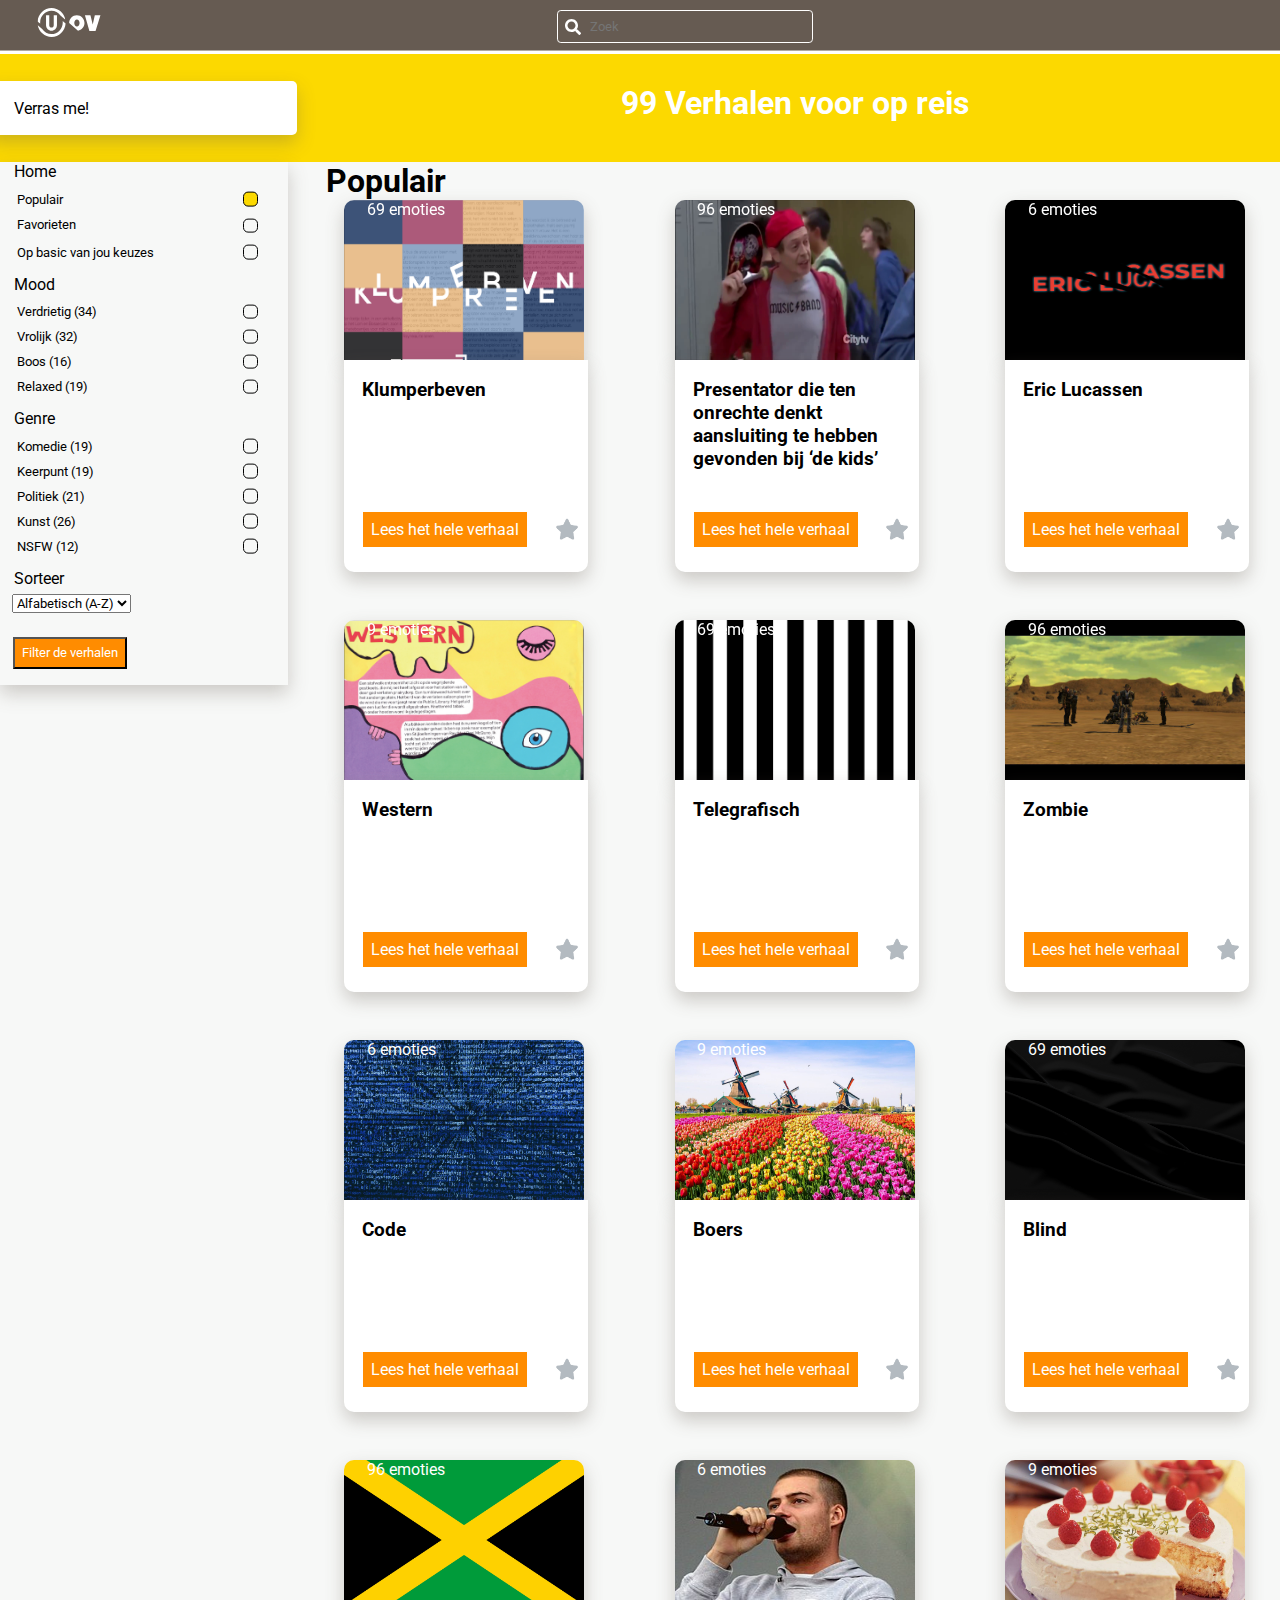
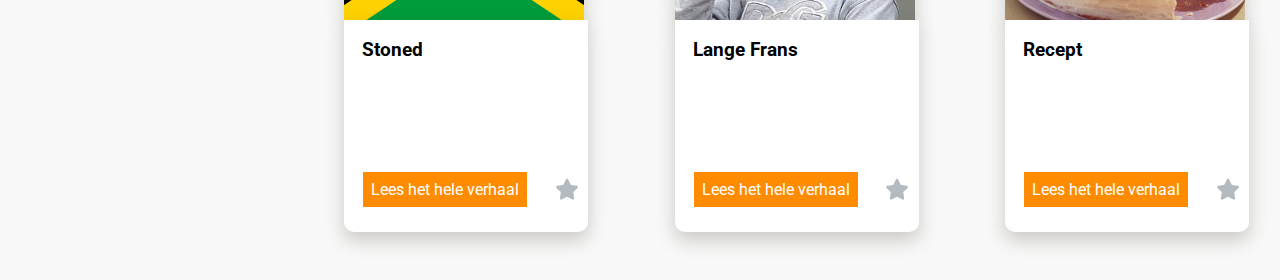
<file: index.html>
<!DOCTYPE html>
<html lang="nl">

<head>
    <meta charset="UTF-8">
    <title>99 Verhalen - Home</title>
    <link rel="stylesheet" href="Css/styleYeet.css">
    <link rel="stylesheet" href="https://use.fontawesome.com/releases/v5.5.0/css/all.css" integrity="sha384-B4dIYHKNBt8Bc12p+WXckhzcICo0wtJAoU8YZTY5qE0Id1GSseTk6S+L3BlXeVIU" crossorigin="anonymous">
    <meta name="viewport" content="width=device-width, initial-scale=1">

</head>

<body>

    <header>

        <a class="block" href="index.html">
            <img src="images/logo-uov-negative.svg" alt="Logo U-OV">
        </a>
        <h1 class="H1Mobiel">99 Verhalen voor op reis</h1>

        <form action="index2.html">
            <input type="text" name="search" placeholder="Zoek">
        </form>

        <a class="mijnuov block" href="login.html">
            <span class="far fa-user"></span>
        </a>
    </header>
    <main>
        <div>
            <button id="filterBtn">Filter de verhalen</button>

            <button id="verrasMe">Verras me!</button>
            <h1 class="H1Desktop">99 Verhalen voor op reis</h1>
        </div>
        <section>
            <form action="index2.html" name="myForm" id="filterAll">

                <fieldset class="home">
                    <legend>Home</legend>

                    <input type="radio" name="myRadios" id="Populair" checked>
                    <label for="Populair">Populair</label>

                    <input type="radio" name="myRadios" id="Favorieten">
                    <label class="Favorieten" for="Favorieten">Favorieten<p class="FadeIn2">+1</p></label>

                    <input type="radio" name="myRadios" id="Keuzes">
                    <label for="Keuzes">Op basic van jou keuzes</label>



                </fieldset>


                <fieldset class="catogorie">
                    <legend>Mood</legend>
                    <input type="checkbox" id="Verdrietig" name="Verdrietig">
                    <label for="Verdrietig">Verdrietig (34)</label>

                    <input type="checkbox" id="Vrolijk" name="Vrolijk">
                    <label for="Vrolijk">Vrolijk (32)</label>

                    <input type="checkbox" id="Boos" name="Boos">
                    <label for="Boos">Boos (16)</label>

                    <input type="checkbox" id="Relaxed" name="Relaxed">
                    <label for="Relaxed">Relaxed (19)</label>

                </fieldset>

                <fieldset class="genre">
                    <legend>Genre</legend>
                    <input type="checkbox" id="Avontuur" name="Avontuur">
                    <label for="Avontuur">Komedie (19)</label>

                    <input type="checkbox" id="Detective" name="Detective">
                    <label for="Detective">Keerpunt (19)</label>

                    <input type="checkbox" id="Griezel" name="Griezel">
                    <label for="Griezel">Politiek (21)</label>

                    <input type="checkbox" id="Natuur" name="Natuur">
                    <label for="Natuur">Kunst (26)</label>

                    <input type="checkbox" id="Reizen" name="Reizen">
                    <label for="Reizen">NSFW (12)</label>

                </fieldset>
                <fieldset class="sorteer">
                    <legend>Sorteer</legend>
                    <select>
                        <option value="">Alfabetisch (A-Z)</option>
                        <option value="">Alfabetisch (Z-A)</option>
                        <option value="">Kortste verhaal</option>
                        <option value="">Langste verhaal</option>
                    </select>
                </fieldset>

                <input type="submit" value="Filter de verhalen">
            </form>

        </section>

        <section class="secondSection">
            <h2 id="titel">Populair</h2>
            <div>
                <article>
                    <p>69 emoties</p>
                    <img src="images/verhaalKlumpereven.png" alt="Header">
                    <div class="textBox">
                        <h3>Klumperbeven</h3>
                        <p></p>
                        <p class="textVerhaal"></p>
                        <a class="leesVerder" href="verhaal.html">Lees het hele verhaal</a>
                        <img class="ster" src="images/gif/star-static.png" alt="">
                    </div>
                </article>
                <article>
                    <p>96 emoties</p>
                    <img src="images/maxresdefault.jpg" alt="Header">
                    <div class="textBox">
                        <h3>Presentator die ten onrechte denkt aansluiting te
                            hebben gevonden bij ‘de kids’</h3>
                        <p></p>

                        <p class="textVerhaal"></p>
                        <a class="leesVerder" href="verhaal.html">Lees het hele verhaal</a>
                        <img src="images/gif/star-static.png" alt="">
                    </div>
                </article>
                <article>
                    <p>6 emoties</p>
                    <img src="images/Screen%20Shot%202019-01-15%20at%2009.51.39.png" alt="Header">
                    <div class="textBox">
                        <h3>Eric Lucassen</h3>
                        <p></p>

                        <p class="textVerhaal"></p>
                        <a class="leesVerder" href="verhaal.html">Lees het hele verhaal</a>
                        <img src="images/gif/star-static.png" alt="">
                    </div>
                </article>
                <article>
                    <p>9 emoties</p>
                    <img src="images/verhaalWestern.png" alt="Header">
                    <div class="textBox">
                        <h3>Western</h3>
                        <p></p>

                        <p class="textVerhaal"></p>
                        <a class="leesVerder" href="verhaal.html">Lees het hele verhaal</a>
                        <img src="images/gif/star-static.png" alt="">
                    </div>
                </article>
                <article>
                    <p>69 emoties</p>
                    <img src="images/telegraph.png" alt="Header">
                    <div class="textBox">
                        <h3>Telegrafisch</h3>
                        <p></p>
                        <p class="textVerhaal"></p>
                        <a class="leesVerder" href="verhaal.html">Lees het hele verhaal</a>
                        <img class="ster" src="images/gif/star-static.png" alt="">
                    </div>
                </article>
                <article>
                    <p>96 emoties</p>
                    <img src="images/WL2_Switch_Screen6.0.jpg" alt="Header">
                    <div class="textBox">
                        <h3>Zombie</h3>
                        <p></p>

                        <p class="textVerhaal"></p>
                        <a class="leesVerder" href="verhaal.html">Lees het hele verhaal</a>
                        <img src="images/gif/star-static.png" alt="">
                    </div>
                </article>
                <article>
                    <p>6 emoties</p>
                    <img src="images/codeblauw.jpg" alt="Header">
                    <div class="textBox">
                        <h3>Code</h3>
                        <p></p>

                        <p class="textVerhaal"></p>
                        <a class="leesVerder" href="verhaal.html">Lees het hele verhaal</a>
                        <img src="images/gif/star-static.png" alt="">
                    </div>
                </article>
                <article>
                    <p>9 emoties</p>
                    <img src="images/tulpen-nederland_728_xl.jpg" alt="Header">
                    <div class="textBox">
                        <h3>Boers</h3>
                        <p></p>

                        <p class="textVerhaal"></p>
                        <a class="leesVerder" href="verhaal.html">Lees het hele verhaal</a>
                        <img src="images/gif/star-static.png" alt="">
                    </div>
                </article>
                <article>
                    <p>69 emoties</p>
                    <img src="images/blackx_thumbnail.jpg" alt="Header">
                    <div class="textBox">
                        <h3>Blind</h3>
                        <p></p>
                        <p class="textVerhaal"></p>
                        <a class="leesVerder" href="verhaal.html">Lees het hele verhaal</a>
                        <img class="ster" src="images/gif/star-static.png" alt="">
                    </div>
                </article>
                <article>
                    <p>96 emoties</p>
                    <img src="images/Flag_of_Jamaica.png" alt="Header">
                    <div class="textBox">
                        <h3>Stoned</h3>
                        <p></p>

                        <p class="textVerhaal"></p>
                        <a class="leesVerder" href="verhaal.html">Lees het hele verhaal</a>
                        <img src="images/gif/star-static.png" alt="">
                    </div>
                </article>
                <article>
                    <p>6 emoties</p>
                    <img src="images/266px-Lange_Frans.jpg" alt="Header">
                    <div class="textBox">
                        <h3>Lange Frans</h3>
                        <p></p>

                        <p class="textVerhaal"></p>
                        <a class="leesVerder" href="verhaal.html">Lees het hele verhaal</a>
                        <img src="images/gif/star-static.png" alt="">
                    </div>
                </article>
                <article>
                    <p>9 emoties</p>
                    <img src="images/Taart.jpg" alt="Header">
                    <div class="textBox">
                        <h3>Recept</h3>
                        <p></p>

                        <p class="textVerhaal"></p>
                        <a class="leesVerder" href="verhaal.html">Lees het hele verhaal</a>
                        <img src="images/gif/star-static.png" alt="">
                    </div>
                </article>
            </div>
        </section>

    </main>
    <script src="Script/yeet.js"></script>
</body>


</html>
</file>
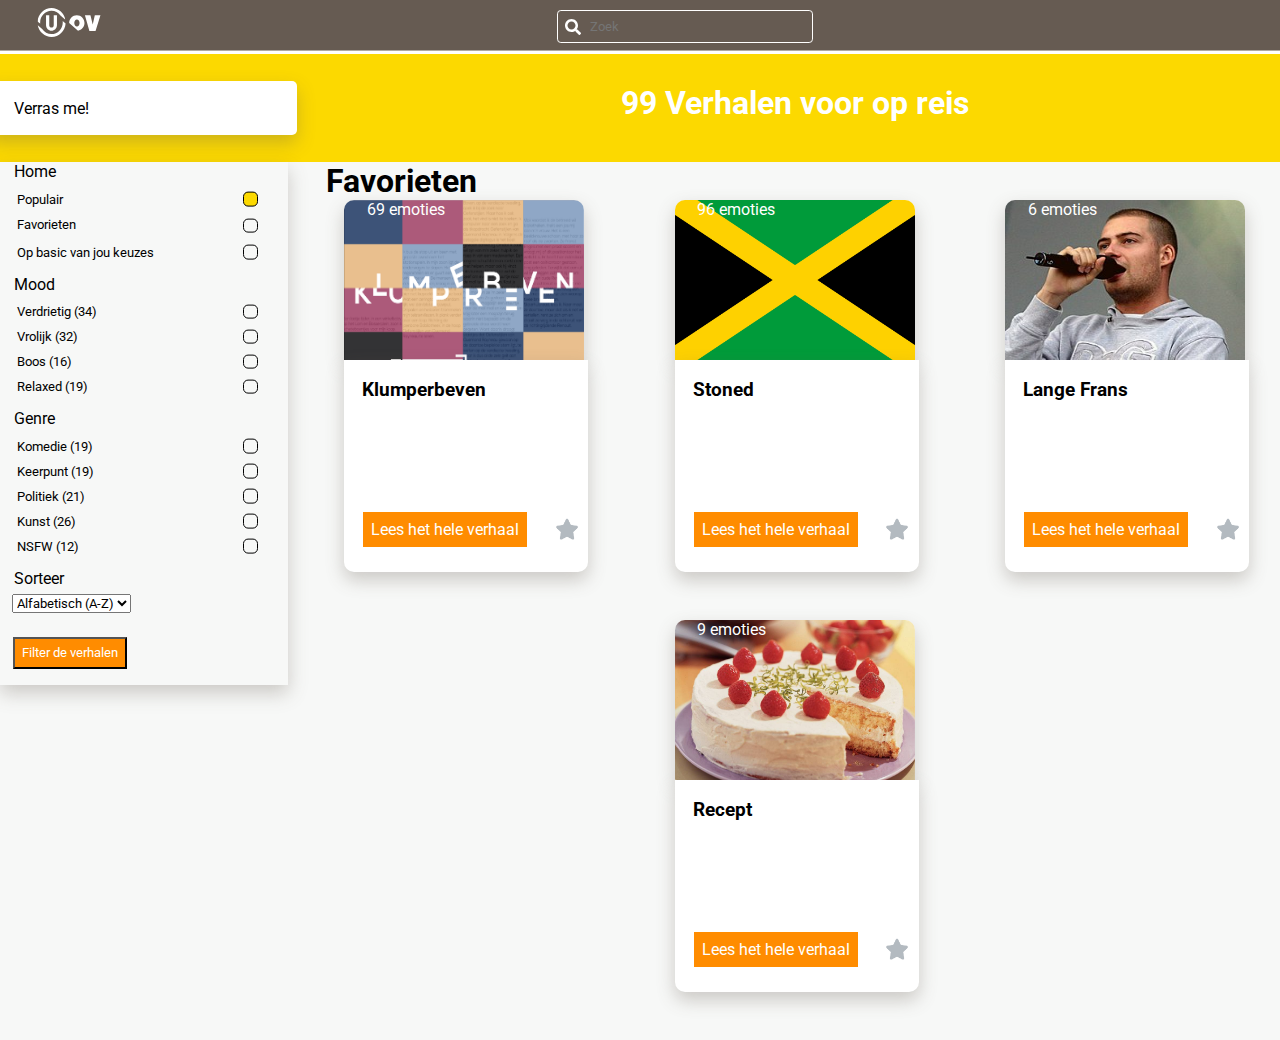
<file: index2.html>
<!DOCTYPE html>
<html lang="nl">

<head>
    <meta charset="UTF-8">
    <title>99 Verhalen - Home</title>
    <link rel="stylesheet" href="Css/styleYeet.css">
    <link rel="stylesheet" href="https://use.fontawesome.com/releases/v5.5.0/css/all.css" integrity="sha384-B4dIYHKNBt8Bc12p+WXckhzcICo0wtJAoU8YZTY5qE0Id1GSseTk6S+L3BlXeVIU" crossorigin="anonymous">
    <meta name="viewport" content="width=device-width, initial-scale=1">

</head>

<body>

    <header>

        <a class="block" href="index.html">
            <img src="images/logo-uov-negative.svg" alt="Logo U-OV">
        </a>
        <h1 class="H1Mobiel">99 Verhalen voor op reis</h1>

        <form>
            <input type="text" name="search" placeholder="Zoek">
        </form>

        <a class="mijnuov block" href="login.html">
            <span class="far fa-user"></span>
        </a>
    </header>
    <main>
        <div>
            <button id="filterBtn">Filter de verhalen</button>

            <button id="verrasMe">Verras me!</button>
            <h1 class="H1Desktop">99 Verhalen voor op reis</h1>
        </div>
        <section>
            <form action="index2.html" name="myForm" id="filterAll">

                <fieldset class="home">
                    <legend>Home</legend>

                    <input type="radio" name="myRadios" id="Populair" checked>
                    <label for="Populair">Populair</label>

                    <input type="radio" name="myRadios" id="Favorieten">
                    <label class="Favorieten" for="Favorieten">Favorieten<p class="FadeIn2">+1</p></label>

                    <input type="radio" name="myRadios" id="Keuzes">
                    <label for="Keuzes">Op basic van jou keuzes</label>



                </fieldset>


                <fieldset class="catogorie">
                    <legend>Mood</legend>
                    <input type="checkbox" id="Verdrietig" name="Verdrietig">
                    <label for="Verdrietig">Verdrietig (34)</label>

                    <input type="checkbox" id="Vrolijk" name="Vrolijk">
                    <label for="Vrolijk">Vrolijk (32)</label>

                    <input type="checkbox" id="Boos" name="Boos">
                    <label for="Boos">Boos (16)</label>

                    <input type="checkbox" id="Relaxed" name="Relaxed">
                    <label for="Relaxed">Relaxed (19)</label>

                </fieldset>

                <fieldset class="genre">
                    <legend>Genre</legend>
                    <input type="checkbox" id="Avontuur" name="Avontuur">
                    <label for="Avontuur">Komedie (19)</label>

                    <input type="checkbox" id="Detective" name="Detective">
                    <label for="Detective">Keerpunt (19)</label>

                    <input type="checkbox" id="Griezel" name="Griezel">
                    <label for="Griezel">Politiek (21)</label>

                    <input type="checkbox" id="Natuur" name="Natuur">
                    <label for="Natuur">Kunst (26)</label>

                    <input type="checkbox" id="Reizen" name="Reizen">
                    <label for="Reizen">NSFW (12)</label>

                </fieldset>
                <fieldset class="sorteer">
                    <legend>Sorteer</legend>
                    <select>
                        <option value="">Alfabetisch (A-Z)</option>
                        <option value="">Alfabetisch (Z-A)</option>
                        <option value="">Kortste verhaal</option>
                        <option value="">Langste verhaal</option>
                    </select>
                </fieldset>

                <input type="submit" value="Filter de verhalen">
            </form>

        </section>


        <section class="secondSection">
            <h2 id="titel">Favorieten</h2>
            <div>
                <article>
                    <p>69 emoties</p>
                    <img src="images/verhaalKlumpereven.png" alt="Header">
                    <div class="textBox">
                        <h3>Klumperbeven</h3>
                        <p></p>
                        <p class="textVerhaal"></p>
                        <a class="leesVerder" href="verhaal.html">Lees het hele verhaal</a>
                        <img class="ster" src="images/gif/star-static.png" alt="">
                    </div>
                </article>
                <article>
                    <p>96 emoties</p>
                    <img src="images/Flag_of_Jamaica.png" alt="Header">
                    <div class="textBox">
                        <h3>Stoned</h3>
                        <p></p>

                        <p class="textVerhaal"></p>
                        <a class="leesVerder" href="verhaal.html">Lees het hele verhaal</a>
                        <img src="images/gif/star-static.png" alt="">
                    </div>
                </article>
                <article>
                    <p>6 emoties</p>
                    <img src="images/266px-Lange_Frans.jpg" alt="Header">
                    <div class="textBox">
                        <h3>Lange Frans</h3>
                        <p></p>

                        <p class="textVerhaal"></p>
                        <a class="leesVerder" href="verhaal.html">Lees het hele verhaal</a>
                        <img src="images/gif/star-static.png" alt="">
                    </div>
                </article>
                <article>
                    <p>9 emoties</p>
                    <img src="images/Taart.jpg" alt="Header">
                    <div class="textBox">
                        <h3>Recept</h3>
                        <p></p>

                        <p class="textVerhaal"></p>
                        <a class="leesVerder" href="verhaal.html">Lees het hele verhaal</a>
                        <img src="images/gif/star-static.png" alt="">
                    </div>
                </article>
            </div>
        </section>

    </main>
    <script src="Script/yeet.js"></script>
</body>


</html>
</file>
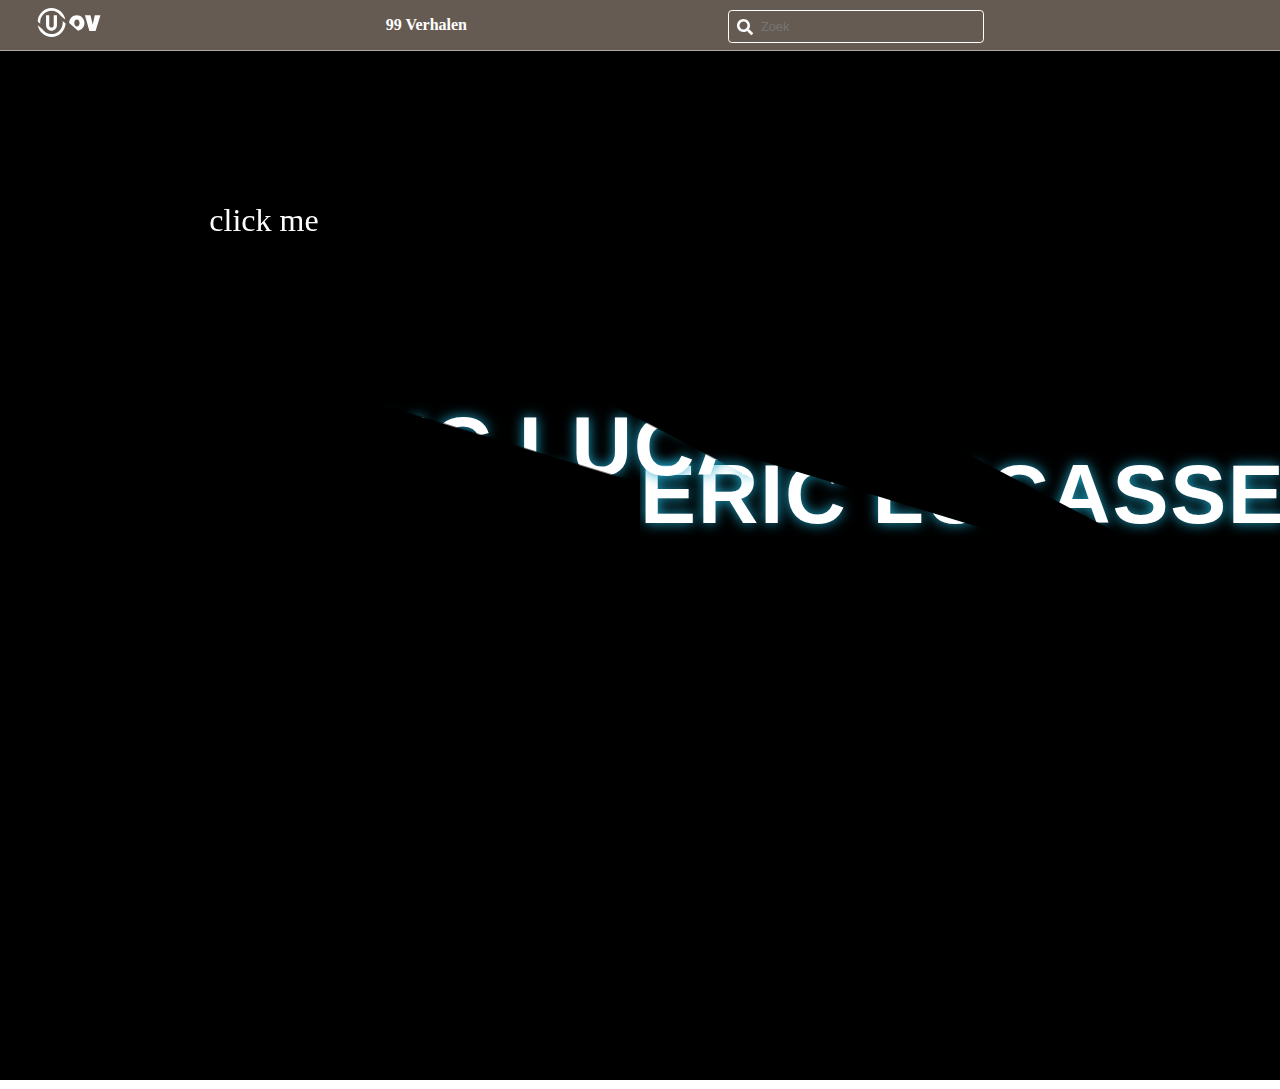
<file: verhaal.html>
<!DOCTYPE html>
<html lang="nl">

<head>
    <meta charset="UTF-8">
    <title id="verhaal">99 Verhalen - Eric Lucassen</title>
    <link rel="stylesheet" href="Css/styleYeetVerhaal.css">
    <link rel="stylesheet" href="https://use.fontawesome.com/releases/v5.5.0/css/all.css" integrity="sha384-B4dIYHKNBt8Bc12p+WXckhzcICo0wtJAoU8YZTY5qE0Id1GSseTk6S+L3BlXeVIU" crossorigin="anonymous">
    <meta name="viewport" content="width=device-width, initial-scale=1">

</head>

<body>

    <header>

        <a class="block" href="index.html">
            <img src="images/logo-uov-negative.svg" alt="Logo U-OV">
        </a>

        <h1>99 Verhalen</h1>

        <form>
            <input type="text" name="search" placeholder="Zoek">
        </form>

        <a class="mijnuov block" href="logIn.html">
            <span class="far fa-user"></span>
        </a>

    </header>
    <main class="verhaalMain">
        <div id="titelContainer">
            <h1 data-text="Eric Lucassen"><span>Eric Lucassen</span></h1>
        </div>

        <div id="verhaalContainer">
            <div class="eersteRegels">
                <div id="container">
                    <div class="alinea content">
                        click me
                    </div>
                </div>
            </div>

            <div class="tweedeRegels">
                <div id="container">
                    <div class="alinea content">
                    </div>
                </div>
            </div>
            <div class="derdeRegels">
                <div id="container">
                    <div class="alinea content">
                    </div>
                </div>
            </div>

            <div class="vierdeRegels">
                <div id="container">
                    <div class="alinea content">
                    </div>
                </div>
            </div>
        </div>
        <div class="smileyContainer">
            <!--       smileys gebruikt van facebook-->
            <img class="smiley" src="images/gif/heart.gif" alt="heart">
            <img class="smiley" src="images/gif/grappig.gif" alt="funny">
            <img class="smiley" src="images/gif/wow.gif" alt="wow">
            <img class="smiley" src="images/gif/verdrietig.gif" alt="sad">
            <img class="smiley" src="images/gif/boos.gif" alt="angry">
            <button class="smileyBtn showBtn">Geef je mening</button>
        </div>


    </main>
    <footer>

    </footer>
    <script src="Script/VerhaalYEET.js"></script>
</body>

</html>
</file>
<file: Css/styleYeet.css>
@import url('https://fonts.googleapis.com/css?family=Roboto');

* {
    margin: 0;
    font-family: 'Roboto', sans-serif;
}

#titel {
    margin-left: 0.5em;
    font-size: 2em;
}

.FadeIn {
    display: inline;
    color: darkorange;
    margin-left: 2em;
    font-size: 1.2em;
    opacity: 0;
}

.fadeInRightBig {

    -webkit-animation: roll-in-blurred-left 0.65s cubic-bezier(0.230, 1.000, 0.320, 1.000) both;
    animation: roll-in-blurred-left 0.65s cubic-bezier(0.230, 1.000, 0.320, 1.000) both;
    -webkit-animation-delay: 1.5s;
    animation-delay: 1.5s;
    animation: fade-out 2.5s both;
    animation-delay: 5s;

}

@-webkit-keyframes fade-out {
    from {
        opacity: 100
    }

    to {
        0
    }
}

//* ----------------------------------------------
* Generated by Animista on 2019-1-30 10:29:7 * w: http: //animista.net, t: @cssanimista
* ---------------------------------------------- */

/**
 * ----------------------------------------
 * animation roll-in-blurred-left
 * ----------------------------------------
 */
@-webkit-keyframes roll-in-blurred-left {
    0% {
        -webkit-transform: translateX(-1000px) rotate(-720deg);
        transform: translateX(-1000px) rotate(-720deg);
        -webkit-filter: blur(50px);
        filter: blur(50px);
        opacity: 0;
    }

    100% {
        -webkit-transform: translateX(0) rotate(0deg);
        transform: translateX(0) rotate(0deg);
        -webkit-filter: blur(0);
        filter: blur(0);
        opacity: 1;
    }
}

@-webkit-keyframes roll-in-blurred-left {
    0% {
        -webkit-transform: translateX(-1000px) rotate(-720deg);
        transform: translateX(-1000px) rotate(-720deg);
        -webkit-filter: blur(50px);
        filter: blur(50px);
        opacity: 0;
    }

    100% {
        -webkit-transform: translateX(0) rotate(0deg);
        transform: translateX(0) rotate(0deg);
        -webkit-filter: blur(0);
        filter: blur(0);
        opacity: 1;
    }
}

@keyframes roll-in-blurred-left {
    0% {
        -webkit-transform: translateX(-1000px) rotate(-720deg);
        transform: translateX(-1000px) rotate(-720deg);
        -webkit-filter: blur(50px);
        filter: blur(50px);
        opacity: 0;
    }

    100% {
        -webkit-transform: translateX(0) rotate(0deg);
        transform: translateX(0) rotate(0deg);
        -webkit-filter: blur(0);
        filter: blur(0);
        opacity: 1;
    }
}





header {
    display: -webkit-box;
    display: -ms-flexbox;
    display: flex;
    -webkit-box-pack: justify;
    -ms-flex-pack: justify;
    justify-content: space-between;
    position: fixed;
    -webkit-box-align: center;
    -ms-flex-align: center;
    align-items: center;
    top: 0;
    left: 0;
    right: 0;
    height: 6vh;
    background-color: #675c53;
    border-bottom: 1px solid #afa9a2;
    padding-left: 1vw;
    padding-right: 1vw;
    z-index: 100;
}

header div {
    display: -webkit-box;
    display: -ms-flexbox;
    display: flex;
}

header a {
    -ms-flex-item-align: center;
    align-self: center;
    padding-top: 5em;
}

.H1Mobiel {}

.H1Desktop {
    display: none;
}

header a img {
    -ms-flex-item-align: center;
    align-self: center;
    width: 5em;
    height: 2.2em;
    padding: 1em;
}

header a span {
    font-size: 1.8rem;
    display: inline;
}

h1 {
    text-align: center;
    font-size: 1.2em;
    color: White;
    -ms-flex-item-align: center;
    align-self: center;
}

body header {
    background-color: rgb(102, 91, 82);
    width: 100vw;
    height: 3.1em;
    display: -webkit-box;
    display: -ms-flexbox;
    display: flex;
    -webkit-box-pack: justify;
    -ms-flex-pack: justify;
    justify-content: space-between;
    position: fixed;
    z-index: 100;
}

body header a:first-of-type {
    padding: 0;
    margin: 0;
}

body header a img {
    height: 1.8em;
    margin-left: 0em;
    -ms-flex-item-align: center;
    align-self: center;
}

.block {
    -ms-flex-item-align: center;
    align-self: center;
}

body header h1 {
    color: white;
    font-size: 1em;
    text-align: center;
    -ms-flex-item-align: center;
    align-self: center;
}

body header form input {
    width: 20vw;
    max-width: 45vw;
    -webkit-box-sizing: border-box;
    box-sizing: border-box;
    border: 0;
    outline: 0;
    border: 0.5px solid white;
    border-radius: 0.3em;
    font-size: 0.8rem;
    background: transparent;
    background-size: 1rem;
    background-position: 0.6em 0.6em;
    background-repeat: no-repeat;
    background-image: url('..//images/search-solid.svg');
    padding: 0.625em 1.25em 0.625em 2.5em;
    -webkit-transition: width 0.4s ease-in-out;
    transition: width 0.4s ease-in-out;
    margin-top: 0.3em;

}

body header form input:focus {
    width: 50vw;
    color: white;
    text-decoration: underline
}

.mijnuov {
    padding: 0;
    text-decoration: none;
    color: white;
    -ms-flex-item-align: center;
    align-self: center;
    font-size: 1.5rem;
    margin-right: 1em;
    margin-left: 1em;
}

.item {
    -ms-flex-item-align: center;
    align-self: center;
}

main section input[type="submit"] {
    text-decoration: none;
    color: white;
    background-color: darkorange;
    padding: 0.5em;
    margin-top: 1em;
    -ms-flex-item-align: center;
    align-self: center;
    margin-left: 1em;
}

/*Filters en Sortern*/
main section form fieldset {
    background: rgb(252, 217, 0);
    border: none;
}

main section form fieldset input[type="radio"] {
    display: none;
}

main section form fieldset input[type="checkbox"] {
    display: none;
}

main section form fieldset label {
    padding: 10px;
    background: transparent;
    display: -webkit-box;
    display: -ms-flexbox;
    display: flex;
    -webkit-box-orient: horizontal;
    -webkit-box-direction: normal;
    -ms-flex-direction: row;
    flex-direction: row;
    width: 70vw;
    position: relative;
    padding: 5px;
    color: dimgrey;
}

main section form fieldset label::after {
    content: "";
    width: 1em;
    height: 1em;
    background-color: transparent;
    margin: 0 0 0 1em;
    display: inline-block;
    border-radius: 5px;
    border: 2px solid white;
    position: absolute;
    right: 20px;
    top: 50%;
    -webkit-transform: translateY(-50%);
    transform: translateY(-50%);
}

main section form fieldset [type=checkbox]:checked + label::after {
    background-color: darkorange;
}

main section form fieldset [type=radio]:checked + label::after {
    background-color: rgb(252, 217, 0);
}


main {
    margin-top: 6vh;
    background-color: rgb(247, 248, 247);
    height: 100vh;
}

main div:first-child {
    background-color: rgb(252, 217, 0);
    padding: 0px 0px 5vw 0vw;
}

#filterBtn {
    position: relative;
    height: 3em;
    text-decoration: none;
    border: none;
    width: 95vw;
    margin: 0px 0px 3vw 0px;
    padding: 2vw;
    border-radius: 0px 0px 5px 0px;
    -webkit-box-shadow: 0 8px 18px 0 rgba(103, 92, 83, .3);
    box-shadow: 0 8px 18px 0 rgba(103, 92, 83, .3);
    background-color: #fff;
    color: #000;
    text-align: left;
    font-size: 1em;
    z-index: 1;
}

#verrasMe {
    position: relative;
    height: 3em;
    text-decoration: none;
    border: none;
    width: 95vw;
    margin: 0px 0px 0vw 0px;
    padding: 2vw;
    border-radius: 0px;
    border-top-right-radius: 5px;
    border-bottom-right-radius: 5px;
    -webkit-box-shadow: 0 8px 18px 0 rgba(103, 92, 83, .3);
    box-shadow: 0 8px 18px 0 rgba(103, 92, 83, .3);
    background-color: #fff;
    color: #000;
    text-align: left;
    font-size: 1em;
    z-index: 1;
}

#filterAll {
    -webkit-transition: margin-top 500ms;
    transition: margin-top 500ms;
    background: rgb(252, 217, 0);
    margin-top: -100vh;
    width: 100vw;
    height: 90vh;
    z-index: 99;
    border: none;
}

.form * {
    z-index: 0;
}

#filterAll.show {
    margin-top: 0vw;
}

.secondSection {
    margin-top: 8vh;
}



.secondSection div {
    display: -webkit-box;
    display: -ms-flexbox;
    display: flex;
    -ms-flex-wrap: wrap;
    flex-wrap: wrap;
    -webkit-box-pack: center;
    -ms-flex-pack: center;
    justify-content: space-between;
}

.secondSection div article img {
    position: absolute;
    border-radius: 10px;
    -webkit-box-shadow: none;
    box-shadow: none;
    overflow: hidden;
    width: 20em;
    height: 20em;
    display: block;
    left: 5vw;
}

.textBox {
    display: block;
    position: relative;
    width: 18em;
    margin-left: 10vw;
    margin-top: 55vw;
    margin-bottom: 10vh;
    padding: 2vh;
    background: hsla(0, 0%, 100%, .89);
    border-radius: 10px;
    -webkit-box-shadow: 0 8px 18px 0 rgba(103, 92, 83, .3);
    box-shadow: 0 8px 18px 0 rgba(103, 92, 83, .3);
}

.textBox img {
    position: relative !important;
    width: 3em !important;
    height: 3em !important;
    margin-right: 2em;
}

article div h3 {
    font-size: 1.2em;
    width: 100%;
    display: block;
}

article p:first-of-type {
    display: block;
    position: absolute;
    z-index: 100;
    color: white;
    padding-left: 2em;
}

.textBox a:first-of-type {
    text-decoration: none;
    color: white;
    background-color: darkorange;
    padding: 0.5em;
    margin-top: 1em;
    -ms-flex-item-align: center;
    align-self: center;
}

.textVerhaal {
    display: none;
    height: 20em;
}

.secondSection span {
    margin-left: 1em;
    font-size: 2em;
    margin-top: 0.6em;
}

.inlogTitel {
    -webkit-box-sizing: border-box;
    box-sizing: border-box;
    padding: 1em;
    position: absolute;
    width: 100vw;
    height: 30vh;
    background-color: #fcd900;
    color: black;
    z-index: 0;
    margin: 0;
    top: 1em;
    font-size: 3em;
}

.loginForm {
    display: -webkit-box;
    display: -ms-flexbox;
    display: flex;
    -webkit-box-orient: horizontal;
    -webkit-box-direction: normal;
    -ms-flex-flow: row wrap;
    flex-flow: row wrap;
    -webkit-box-pack: center;
    -ms-flex-pack: center;
    justify-content: center;
    z-index: 2;
    margin-top: 11em;
}

.loginForm article {
    display: -webkit-box;
    display: -ms-flexbox;
    display: flex;
    -webkit-box-orient: vertical;
    -webkit-box-direction: normal;
    -ms-flex-flow: column;
    flex-flow: column;
    -ms-flex-item-align: center;
    align-self: center;
    padding: 2em;
    border-radius: 0.8em;
    z-index: 1;
}


.loginForm article:first-of-type {
    -webkit-box-shadow: 0em 0.5em 1em 0em rgba(136, 136, 136, 0.3);
    box-shadow: 0em 0.5em 1em 0em rgba(136, 136, 136, 0.3);
    z-index: 2;
    background-color: white;
    width: 15em;
    height: 15em;
}

.loginForm article:last-of-type {
    border-top-left-radius: 0em;
    border-top-right-radius: 0em;
    -webkit-box-shadow: 0em 0.5em 1em 0em rgba(136, 136, 136, 0.3);
    box-shadow: 0em 0.5em 1em 0em rgba(136, 136, 136, 0.3);
    background-color: rgb(247, 248, 247);
    z-index: 1;
}

.loginForm div:last-child {
    -ms-flex-item-align: center;
    align-self: center;
    padding: 1em;
    border-bottom-right-radius: 0.5em;
    border-top-right-radius: 0.5em;
    display: none;
    z-index: 2;
}

.loginForm article form {
    display: -webkit-box;
    display: -ms-flexbox;
    display: flex;
    -webkit-box-orient: vertical;
    -webkit-box-direction: normal;
    -ms-flex-flow: column;
    flex-flow: column;
    -ms-flex-item-align: center;
    align-self: center;
}

.loginForm article a:first-of-type {
    position: relative;
}

.loginForm article input[type="submit"] {
    width: 15em;
    text-align: center;
    padding: 0em;
    padding-top: 0.8em;
    padding-bottom: 0.8em;
    border: 1px solid #e7772b;
    border-radius: 0.5em;
    background-color: #e7772b;
    -webkit-box-shadow: 0 8px 18px 0 rgba(231, 119, 43, .3);
    box-shadow: 0 8px 18px 0 rgba(231, 119, 43, .3);
    color: white;
}

.loginForm article input[type="submit"]:hover {
    background-color: #db7128;
}

.loginForm article input[value="Registeren"] {
    -webkit-box-shadow: 0 8px 18px 0 rgba(103, 92, 83, .3);
    box-shadow: 0 8px 18px 0 rgba(103, 92, 83, .3);
    background-color: #675c53;
    border: 1px solid #675c53;
}

.loginForm article input[value="Registeren"]:hover {
    background-color: #463f38;

}

.loginForm input {
    border: none;
    background-size: 1rem;
    background-position: 10px 10px;
    background-repeat: no-repeat;
    padding: 10px 20px 10px 40px;
    width: 90%;
    -webkit-box-sizing: border-box;
    box-sizing: border-box;
    border: 0;
    outline: 0;
    border-bottom: 1px solid orange;
    border-radius: 4px;
    border-bottom-left-radius: 0px;
    border-bottom-right-radius: 0px;
    font-size: 0.8rem;
    background: transparent;
    background-size: 1rem;
    background-position: 10px 10px;
    background-repeat: no-repeat;
    padding: 10px 20px 10px 40px;
    -webkit-transition: width 0.5s;
    /* Safari */
    transition: width 0.5s;
    margin-right: 1em;
    margin-bottom: 1em;
}

.loginForm article form input[type="email"] {
    background-image: url("..//images/at-solid.svg");
}

.loginForm article form input[type="password"] {
    background-image: url("..//images/lock-solid.svg");
}

.loginForm input:focus {
    color: dimgrey;
    border-bottom: 3px solid orange;
}

.loginForm input:valid {
    color: dimgrey;
    border-bottom: 3px solid lightgreen;
}

footer {
    background-color: black;
    position: relative;
}

footer button {
    display: block;
    padding: 0;
    border: none;
    background: none;
    background: white;
    width: 100px;
    height: 100px;
    border-radius: 50%;
    font-size: 1em;
    color: black;
    line-height: 1em;
    text-align: center;
    -webkit-box-shadow: 0 8px 18px 0 rgba(255, 255, 255, 0.3);
    box-shadow: 0 8px 18px 0 rgba(255, 255, 255, 0.3);
    margin: auto;
    position: relative;
    z-index: 2;

}

footer img {
    width: 5em;
    height: 5em;
    position: absolute;
    bottom: 0%;
    left: 43%;
    -webkit-transition: all 2s;
    transition: all 2s;
    opacity: 0;
}


footer img.show {
    width: 5em;
    height: 5em;
    position: absolute;
    bottom: 10%;
    left: 20%;
    opacity: 100;

}

footer img[alt="funny"].show {
    bottom: 85%;
    left: 25%;
    width: 5em;
    height: 5em;
}

footer img[alt="wow"].show {
    bottom: 105%;
    left: 42%;
    width: 3.8em;
    height: 3.8em;
}

footer img[alt="sad"].show {
    bottom: 85%;
    left: 60%;
    width: 5em;
    height: 5em;
}

footer img[alt="angry"].show {
    bottom: 10%;
    left: 65%;
    width: 5em;
    height: 5em;
}

footer img[alt="angry"].chosen {
    margin: 0;

    left: 40%;
    bottom: 10%;
    z-index: 3;
    opacity: 100;
    -webkit-transform: scale(2.2, 2.2);
    transform: scale(2.2, 2.2);
}

footer img:hover {
    -webkit-transform: scale(1.4, 1.4);
    transform: scale(1.4, 1.4);
}

@media only screen and (min-width: 32em) {
    #titel {
        margin-left: 0.8em;
    }

    article p:first-of-type {
        padding-left: 3em;
    }

    .textBox img {
        display: inline-block !important;
        position: relative;
        bottom: 0 !important;
        right: 0 !important;
        width: 3em !important;
        height: 3em !important;
        margin-right: 0em;
        margin-top: 1em;
        border-radius: 0px !important;
        -webkit-box-shadow: none !important;
        box-shadow: none !important;
    }

    footer img {

        left: 48%;
    }

    footer img[alt="angry"].chosen {
        left: 45%;
    }

    footer img.show {
        left: 30%;
    }

    footer img[alt="funny"].show {
        left: 35%;

    }

    footer img[alt="wow"].show {
        left: 44%;

    }

    footer img[alt="sad"].show {
        left: 55%;

    }

    footer img[alt="angry"].show {
        left: 60%;

    }


    .loginForm article:last-of-type {
        border-top-right-radius: 0.5em;
        border-bottom-left-radius: 0em;
    }


    .secondSection div {
        display: -webkit-box;
        display: -ms-flexbox;
        display: flex;
        -ms-flex-wrap: wrap;
        flex-wrap: wrap;
        -webkit-box-pack: start;
        -ms-flex-pack: start;
        justify-content: flex-start;
    }

    /*Filters en Sortern*/

    main div:first-child {
        display: -webkit-box;
        display: -ms-flexbox;
        display: flex;
        -ms-flex-pack: distribute;
        justify-content: space-around;
    }

    main section form fieldset {
        background: rgb(252, 217, 0);
        width: 40vw;
        display: inline-block;
    }

    main section form fieldset:last-of-type {
        display: block;
    }



    main section form fieldset label {
        width: 30vw;
    }

    article div h3 {
        margin: 0;
    }

    .textBox {
        width: 45vw;
        height: 26vh;
        margin: 0;
        margin-bottom: 5vh;
        left: 35vw;
        margin-right: 20vw;
        border-bottom-left-radius: 0px;
        border-top-left-radius: 0px;
    }

    .secondSection div article img {
        width: 30vw;
        height: 30vh;
        border-bottom-right-radius: 0px;
        border-top-right-radius: 0px;
        -webkit-box-shadow: 0 8px 18px 0 rgba(103, 92, 83, .3);
        box-shadow: 0 8px 18px 0 rgba(103, 92, 83, .3);
    }

    .ster {
        width: 1em;
        height: 1em;
    }

    .textVerhaal {
        display: block;
        overflow: hidden;
        max-height: 6em;
    }

    header form input {
        width: 25vw;
        max-width: 40vw;
    }

    #filterBtn {
        width: 40vw;
        margin-left: 3vw;
        margin-bottom: 0vh;
        padding-left: 0vw;
        padding-right: 0vw;
        padding-top: 2vw;
        padding-bottom: 2vw;
        border-top-left-radius: 5px;
        border-bottom-left-radius: 5px;
        border-bottom-right-radius: 5px;
        border-top-right-radius: 5px;
        text-align: center;
    }

    #verrasMe {
        width: 40vw;
        margin-left: 3vw;
        margin-bottom: 0vh;
        padding-left: 0vw;
        padding-right: 0vw;
        padding-top: 2vw;
        padding-bottom: 2vw;
        border-top-left-radius: 5px;
        border-bottom-left-radius: 5px;
        border-bottom-right-radius: 5px;
        border-top-right-radius: 5px;
        text-align: center;
        -webkit-transition: width 0.4s ease-in-out;
        transition: width 0.4s ease-in-out;
    }
}

@media only screen and (min-width: 50em) {
    .textBox img {
        display: inline-block !important;
        position: relative !important;
        -ms-flex-item-align: center !important;
        align-self: center !important;
        right: 0 !important;
        width: 2.4em !important;
        height: 2.4em !important;
        margin: 0 !important;
        margin-top: 1em !important;
        margin-right: 0.1em !important;
        border-radius: 0px !important;
        -webkit-box-shadow: none !important;
        box-shadow: none !important;
    }

    footer img.show {
        left: 35%;
    }

    footer img[alt="funny"].show {
        left: 40%;
    }

    footer img[alt="wow"].show {
        left: 47%;
    }

    footer img[alt="sad"].show {
        left: 54%;
    }

    footer img[alt="angry"].show {
        left: 58%;
    }

    footer img[alt="angry"].chosen {
        left: 47%;
    }

    .loginForm div:last-child {
        -ms-flex-item-align: center;
        align-self: center;
        padding: 1em;
        border-bottom-right-radius: 0.5em;
        border-top-right-radius: 0.5em;
        display: block;
    }

    h3 {
        font-size: 2em;
    }

    .secondSection div {
        display: -webkit-box;
        display: -ms-flexbox;
        display: flex;
        -ms-flex-pack: distribute;
        justify-content: space-around;
    }

    .textBox {
        margin: 0;
        left: 0vw;
        position: relative;
        margin-left: 2vw;
        margin-bottom: 3em;
        width: 13em;
        height: 11em;
        -webkit-box-shadow: 0 8px 18px 0 rgba(103, 92, 83, .3);
        box-shadow: 0 8px 18px 0 rgba(103, 92, 83, .3);
        border-radius: 10px;
        background: white;
        position: relative;
        border-top-left-radius: 0px;
        border-top-right-radius: 0px;
    }

    .textBox span {
        position: absolute;
        right: 0;
    }

    .secondSection div article img {
        left: 2vw;
        position: relative;
        height: 10em;
        width: 15em;
        border-top-left-radius: 10px;
        border-top-right-radius: 10px;
        border-bottom-left-radius: 0px;
        border-bottom-right-radius: 0px;
    }
}

@media only screen and (min-width: 62em) {
    .FadeIn2 {
        display: inline;
        color: darkorange;
        margin-left: 2em;
        font-size: 1.2em;
        opacity: 0;
    }

    .fadeInRightBig {

        -webkit-animation: roll-in-blurred-left 0.65s cubic-bezier(0.230, 1.000, 0.320, 1.000) both;
        animation: roll-in-blurred-left 0.65s cubic-bezier(0.230, 1.000, 0.320, 1.000) both;
        -webkit-animation-delay: 1.5s;
        animation-delay: 1.5s;
        animation: fade-out 2.5s both;
        animation-delay: 5s;

    }

    @-webkit-keyframes fade-out {
        from {
            opacity: 100
        }

        to {
            0
        }
    }

    //* ----------------------------------------------
    * Generated by Animista on 2019-1-30 10:29:7 * w: http: //animista.net, t: @cssanimista
    * ---------------------------------------------- */

    /**
 * ----------------------------------------
 * animation roll-in-blurred-left
 * ----------------------------------------
 */
    @-webkit-keyframes roll-in-blurred-left {
        0% {
            -webkit-transform: translateX(-1000px) rotate(-720deg);
            transform: translateX(-1000px) rotate(-720deg);
            -webkit-filter: blur(50px);
            filter: blur(50px);
            opacity: 0;
        }

        100% {
            -webkit-transform: translateX(0) rotate(0deg);
            transform: translateX(0) rotate(0deg);
            -webkit-filter: blur(0);
            filter: blur(0);
            opacity: 1;
        }
    }

    @-webkit-keyframes roll-in-blurred-left {
        0% {
            -webkit-transform: translateX(-1000px) rotate(-720deg);
            transform: translateX(-1000px) rotate(-720deg);
            -webkit-filter: blur(50px);
            filter: blur(50px);
            opacity: 0;
        }

        100% {
            -webkit-transform: translateX(0) rotate(0deg);
            transform: translateX(0) rotate(0deg);
            -webkit-filter: blur(0);
            filter: blur(0);
            opacity: 1;
        }
    }

    @keyframes roll-in-blurred-left {
        0% {
            -webkit-transform: translateX(-1000px) rotate(-720deg);
            transform: translateX(-1000px) rotate(-720deg);
            -webkit-filter: blur(50px);
            filter: blur(50px);
            opacity: 0;
        }

        100% {
            -webkit-transform: translateX(0) rotate(0deg);
            transform: translateX(0) rotate(0deg);
            -webkit-filter: blur(0);
            filter: blur(0);
            opacity: 1;
        }
    }


    #titel {
        margin-left: 1.2em;
    }

    .H1Mobiel {
        display: none;
    }

    .H1Desktop {
        display: inline;
        font-size: 2em;
        margin-left: 25vw;
        width: 15em;
        -ms-flex-item-align: center;
        align-self: center;
    }

    .textBox img {
        display: block !important;
        position: relative;
        bottom: 0 !important;
        width: 1.5em !important;
        height: 1.5em !important;
        margin: 0 !important;
        margin-top: 1em !important;
        margin-right: 1em !important;
        border-radius: 0px !important;
        -webkit-box-shadow: none !important;
        box-shadow: none !important;
    }


    main div:first-child {
        display: block;
    }


    /*    filters*/
    #filterAll {
        width: 18em;
        position: absolute;
        background: transparent;
        display: block;
        margin-top: 0vh;
        -webkit-box-shadow: 0 8px 18px 0 rgba(103, 92, 83, .3);
        box-shadow: 0 8px 18px 0 rgba(103, 92, 83, .3);
        height: auto;
        padding-bottom: 1em;
    }

    main section form fieldset {
        background: transparent;
        width: auto;
        border: none;
    }

    main section form fieldset label {
        background: transparent;
        width: 20em;
        color: black;
        font-size: 0.8em;
    }

    main section form fieldset label::after {
        background-color: transparent;
        border: 1px solid black;

    }

    main div:first-child {
        background-color: rgb(252, 217, 0);
        padding: 3vh;
    }

    #filterBtn {
        display: none;
    }

    #verrasMe {
        padding: 0px 0px 0px 2vw;
        margin-left: -3vw;
        width: 19.3em;
        height: 6vh;
        text-align: left;
    }

    main {
        margin-top: 6vh;
        height: auto;
    }

    main .secondSection {
        margin-left: 18em;
        margin-top: 0;
        background-color: rgb(247, 248, 247);
    }
}


/*verhaal*/
.headerVerhaal {
    background-color: black;
    border: none;
}

.verhaalMain {
    background-color: black;
    height: auto;
    padding-bottom: 20vh;
}



#titelContainer {
    display: -webkit-box;
    display: -ms-flexbox;
    display: flex;
    -webkit-box-pack: center;
    -ms-flex-pack: center;
    justify-content: center;
    -webkit-box-align: center;
    -ms-flex-align: center;
    align-items: center;
    height: 101vh;
    background-color: #000;
    overflow: hidden;
    margin-top: -1vh;
}

.verhaalMain h1 {
    position: relative;
    font-family: 'Montserrat', Arial, sans-serif;
    font-size: calc(20px + 5vw);
    font-weight: 700;
    color: #fff;
    letter-spacing: 0.02em;
    text-transform: uppercase;
    text-shadow: 0 0 0.15em #1da9cc;
    -webkit-user-select: none;
    -moz-user-select: none;
    -ms-user-select: none;
    user-select: none;
    white-space: nowrap;
    -webkit-filter: blur(0.007em);
    filter: blur(0.007em);
    -webkit-animation: shake 2.5s linear forwards;
    animation: shake 2.5s linear forwards;
}

.verhaalMain h1 span {
    position: absolute;
    top: 0;
    left: 0;
    -webkit-transform: translate(-50%, -50%);
    transform: translate(-50%, -50%);
    -webkit-clip-path: polygon(10% 0%, 44% 0%, 70% 100%, 55% 100%);
    clip-path: polygon(10% 0%, 44% 0%, 70% 100%, 55% 100%);
}

.verhaalMain h1::before,
.verhaalMain h1::after {
    content: attr(data-text);
    position: absolute;
    top: 0;
    left: 0;
}

.verhaalMain h1::before {
    -webkit-animation: crack1 2.5s linear forwards;
    animation: crack1 2.5s linear forwards;
    -webkit-clip-path: polygon(0% 0%, 10% 0%, 55% 100%, 0% 100%);
    clip-path: polygon(0% 0%, 10% 0%, 55% 100%, 0% 100%);
}

.verhaalMain h1::after {
    -webkit-animation: crack2 2.5s linear forwards;
    animation: crack2 2.5s linear forwards;
    -webkit-clip-path: polygon(44% 0%, 100% 0%, 100% 100%, 70% 100%);
    clip-path: polygon(44% 0%, 100% 0%, 100% 100%, 70% 100%);
}

@-webkit-keyframes shake {

    5%,
    15%,
    25%,
    35%,
    55%,
    65%,
    75%,
    95% {
        -webkit-filter: blur(0.018em);
        filter: blur(0.018em);
        -webkit-transform: translateY(0.018em) rotate(0deg);
        transform: translateY(0.018em) rotate(0deg);
    }

    10%,
    30%,
    40%,
    50%,
    70%,
    80%,
    90% {
        -webkit-filter: blur(0.01em);
        filter: blur(0.01em);
        -webkit-transform: translateY(-0.018em) rotate(0deg);
        transform: translateY(-0.018em) rotate(0deg);
    }

    20%,
    60% {
        -webkit-filter: blur(0.03em);
        filter: blur(0.03em);
        -webkit-transform: translate(-0.018em, 0.018em) rotate(0deg);
        transform: translate(-0.018em, 0.018em) rotate(0deg);
    }

    45%,
    85% {
        -webkit-filter: blur(0.03em);
        filter: blur(0.03em);
        -webkit-transform: translate(0.018em, -0.018em) rotate(0deg);
        transform: translate(0.018em, -0.018em) rotate(0deg);
    }

    100% {
        -webkit-filter: blur(0.007em);
        filter: blur(0.007em);
        -webkit-transform: translate(0) rotate(-0.5deg);
        transform: translate(0) rotate(-0.5deg);
        color: red;

    }
}

@keyframes shake {

    5%,
    15%,
    25%,
    35%,
    55%,
    65%,
    75%,
    95% {
        -webkit-filter: blur(0.018em);
        filter: blur(0.018em);
        -webkit-transform: translateY(0.018em) rotate(0deg);
        transform: translateY(0.018em) rotate(0deg);
    }

    10%,
    30%,
    40%,
    50%,
    70%,
    80%,
    90% {
        -webkit-filter: blur(0.01em);
        filter: blur(0.01em);
        -webkit-transform: translateY(-0.018em) rotate(0deg);
        transform: translateY(-0.018em) rotate(0deg);
    }

    20%,
    60% {
        -webkit-filter: blur(0.03em);
        filter: blur(0.03em);
        -webkit-transform: translate(-0.018em, 0.018em) rotate(0deg);
        transform: translate(-0.018em, 0.018em) rotate(0deg);
    }

    45%,
    85% {
        -webkit-filter: blur(0.03em);
        filter: blur(0.03em);
        -webkit-transform: translate(0.018em, -0.018em) rotate(0deg);
        transform: translate(0.018em, -0.018em) rotate(0deg);
    }

    100% {
        -webkit-filter: blur(0.007em);
        filter: blur(0.007em);
        -webkit-transform: translate(0) rotate(-0.5deg);
        transform: translate(0) rotate(-0.5deg);
        color: red;

    }
}

@-webkit-keyframes shake2 {
    from {
        -webkit-transform: translate(0) rotate(0.0deg);
        transform: translate(0) rotate(0.0deg);
        font-size: 3rem;
        color: white;
    }

    to {
        -webkit-transform: translate(0) rotate(-0.5deg);
        transform: translate(0) rotate(-0.5deg);
        font-size: 1.8rem;
        color: red;

    }
}

@keyframes shake2 {
    from {
        -webkit-transform: translate(0) rotate(0.0deg);
        transform: translate(0) rotate(0.0deg);
        font-size: 3rem;
        color: white;
    }

    to {
        -webkit-transform: translate(0) rotate(-0.5deg);
        transform: translate(0) rotate(-0.5deg);
        font-size: 1.8rem;
        color: red;

    }
}

@-webkit-keyframes crack1 {

    0%,
    95% {
        -webkit-transform: translate(-50%, -50%);
        transform: translate(-50%, -50%);
    }

    100% {
        -webkit-transform: translate(-51%, -30%);
        transform: translate(-51%, -30%);
        color: red;

    }
}

@keyframes crack1 {

    0%,
    95% {
        -webkit-transform: translate(-50%, -50%);
        transform: translate(-50%, -50%);
    }

    100% {
        -webkit-transform: translate(-51%, -30%);
        transform: translate(-51%, -30%);
        color: red;

    }
}

@-webkit-keyframes crack2 {

    0%,
    95% {
        -webkit-transform: translate(-50%, -50%);
        transform: translate(-50%, -50%);
    }

    100% {
        -webkit-transform: translate(-55%, -80%);
        transform: translate(-55%, -80%);
        color: red;

    }
}

@keyframes crack2 {

    0%,
    95% {
        -webkit-transform: translate(-50%, -50%);
        transform: translate(-50%, -50%);
    }

    100% {
        -webkit-transform: translate(-55%, -80%);
        transform: translate(-55%, -80%);
        color: red;

    }
}

@-webkit-keyframes fade-in {
    from {
        opacity: 0;
        -webkit-transform: scale(.7, .7);
        transform: scale(.7, .7)
    }

    to {
        opacity: 1;
    }
}

@keyframes fade-in {
    from {
        opacity: 0;
        -webkit-transform: scale(.7, .7);
        transform: scale(.7, .7)
    }

    to {
        opacity: 1;
    }
}

@-webkit-keyframes fade-in1 {
    from {
        opacity: 0;
    }

    0%,
    95% {
        -webkit-transform: rotate(0deg);
        transform: rotate(0deg);
    }

    100% {
        -webkit-transform: rotate(-10deg);
        transform: rotate(-10deg);
        opacity: 100;
    }

}

@keyframes fade-in1 {
    from {
        opacity: 0;
    }

    0%,
    95% {
        -webkit-transform: rotate(0deg);
        transform: rotate(0deg);
    }

    100% {
        -webkit-transform: rotate(-10deg);
        transform: rotate(-10deg);
        opacity: 100;
    }

}

@-webkit-keyframes fade-in2 {
    from {
        opacity: 0;
    }

    0%,
    95% {
        -webkit-transform: rotate(0deg);
        transform: rotate(0deg);
    }

    100% {
        -webkit-transform: rotate(10deg);
        transform: rotate(10deg);
        opacity: 100;
    }

}

@keyframes fade-in2 {
    from {
        opacity: 0;
    }

    0%,
    95% {
        -webkit-transform: rotate(0deg);
        transform: rotate(0deg);
    }

    100% {
        -webkit-transform: rotate(10deg);
        transform: rotate(10deg);
        opacity: 100;
    }

}

@-webkit-keyframes rotate10deg {

    0%,
    95% {
        -webkit-transform: rotate(0deg);
        transform: rotate(0deg);

    }

    100% {
        -webkit-transform: rotate(10deg);
        transform: rotate(10deg);
    }
}

@keyframes rotate10deg {

    0%,
    95% {
        -webkit-transform: rotate(0deg);
        transform: rotate(0deg);

    }

    100% {
        -webkit-transform: rotate(10deg);
        transform: rotate(10deg);
    }
}

@-webkit-keyframes rotate-10deg {
    from {
        -webkit-transform: rotate(0deg);
        transform: rotate(0deg);

    }

    to {
        -webkit-transform: rotate(-10deg);
        transform: rotate(-10deg);
    }
}

@keyframes rotate-10deg {
    from {
        -webkit-transform: rotate(0deg);
        transform: rotate(0deg);

    }

    to {
        -webkit-transform: rotate(-10deg);
        transform: rotate(-10deg);
    }
}

.verhaalMain p {
    margin-bottom: 10vh;
    opacity: 0;
    width: 70vw;
    margin-left: 0vw;
    padding: 1em;
    color: white;
    -webkit-transition: all 0.1s;
    transition: all 0.1s;
}

#p3 {
    margin-left: 20vw;
}

#p6 {
    margin-left: 20vw;
}

#p8 {
    margin-left: 20vw;
}

#p11 {
    margin-left: 20vw;
}

#p13 {
    margin-left: 20vw;
}

#p1.showP {
    -webkit-animation: fade-in2 1s;
    animation: fade-in2 1s;
    -webkit-transform: rotate(10deg);
    transform: rotate(10deg);
    opacity: 100;
    color: white;
}

#p2.showP {
    -webkit-animation: fade-in2 2.5s;
    animation: fade-in2 2.5s;
    opacity: 100;
    color: white;
}

#p3.showP {
    -webkit-animation: shake2 2.5s;
    animation: shake2 2.5s;
    opacity: 100;
    color: red;
    font-size: 1.8rem;
}

#p4.showP {
    -webkit-animation: fade-in1 2.5s;
    animation: fade-in1 2.5s;
    -webkit-transform: rotate(-10deg);
    transform: rotate(-10deg);
    opacity: 100;
    color: white;
}

#p5.showP {
    -webkit-animation: fade-in1 2.5s;
    animation: fade-in1 2.5s;
    -webkit-transform: rotate(-10deg);
    transform: rotate(-10deg);
    opacity: 100;
    color: white;
}

#p6.showP {
    -webkit-animation: shake2 2.5s;
    animation: shake2 2.5s;
    opacity: 100;
    color: red;
    font-size: 1.8rem;
}

#p7.showP {
    -webkit-animation: fade-in1 2.5s;
    animation: fade-in1 2.5s;
    -webkit-transform: rotate(-10deg);
    transform: rotate(-10deg);
    opacity: 100;
    color: white;
}

#p8.showP {
    -webkit-animation: shake2 2.5s;
    animation: shake2 2.5s;
    opacity: 100;
    color: red;
    font-size: 1.8rem;
}

#p9.showP {
    -webkit-animation: fade-in1 2.5s;
    animation: fade-in1 2.5s;
    width: auto;
    margin: auto;
    text-align: center;
    font-size: 2em;
    opacity: 100;
    color: white;
}

#p10.showP {
    -webkit-animation: fade-in1 2.5s;
    animation: fade-in1 2.5s;
    -webkit-transform: rotate(-10deg);
    transform: rotate(-10deg);
    opacity: 100;
    color: white;
}

#p11.showP {
    -webkit-animation: shake2 2.5s;
    animation: shake2 2.5s;
    opacity: 100;
    color: red;
    font-size: 1.8rem;
}

#p12.showP {
    -webkit-animation: fade-in1 2.5s;
    animation: fade-in1 2.5s;
    -webkit-transform: rotate(-10deg);
    transform: rotate(-10deg);
    opacity: 100;
    color: white;
}

#p13.showP {
    -webkit-animation: shake2 2.5s;
    animation: shake2 2.5s;
    opacity: 100;
    color: red;
    font-size: 1.8rem;
}
</file>
<file: Css/styleYeetVerhaal.css>
* {
    margin: 0;
    padding: 0;
}

#verhaalContainer {
    width: 375px;
}

header {
    display: -webkit-box;
    display: -ms-flexbox;
    display: flex;
    -webkit-box-pack: justify;
    -ms-flex-pack: justify;
    justify-content: space-between;
    position: fixed;
    -webkit-box-align: center;
    -ms-flex-align: center;
    align-items: center;
    top: 0;
    left: 0;
    right: 0;
    height: 6vh;
    background-color: #675c53;
    border-bottom: 1px solid #afa9a2;
    padding-left: 1vw;
    padding-right: 1vw;
    z-index: 100;
}

header div {
    display: -webkit-box;
    display: -ms-flexbox;
    display: flex;
}

header a {
    -ms-flex-item-align: center;
    align-self: center;
    padding-top: 5em;
}

header a img {
    -ms-flex-item-align: center;
    align-self: center;
    width: 5em;
    height: 2.2em;
    padding: 1em;
}

header a span {
    font-size: 1.8rem;
    display: inline;
}

h1 {
    text-align: center;
    font-size: 1.2em;
    color: White;
    -ms-flex-item-align: center;
    align-self: center;
}

body header {
    background-color: rgb(102, 91, 82);
    width: 100vw;
    height: 3.1em;
    display: -webkit-box;
    display: -ms-flexbox;
    display: flex;
    -webkit-box-pack: justify;
    -ms-flex-pack: justify;
    justify-content: space-between;
    position: fixed;
    z-index: 100;
}

body header a:first-of-type {
    padding: 0;
    margin: 0;
}

body header a img {
    height: 1.8em;
    margin-left: 0em;
    -ms-flex-item-align: center;
    align-self: center;
}

body header h1 {
    color: white;
    font-size: 1em;
    text-align: center;
    -ms-flex-item-align: center;
    align-self: center;
}

body header form input {
    width: 20vw;
    max-width: 45vw;
    -webkit-box-sizing: border-box;
    box-sizing: border-box;
    border: 0;
    outline: 0;
    border: 0.5px solid white;
    border-radius: 0.3em;
    font-size: 0.8rem;
    background: transparent;
    background-size: 1rem;
    background-position: 0.6em 0.6em;
    background-repeat: no-repeat;
    background-image: url('..//images/search-solid.svg');
    padding: 0.625em 1.25em 0.625em 2.5em;
    -webkit-transition: width 0.4s ease-in-out;
    transition: width 0.4s ease-in-out;
    margin-top: 0.3em;

}

body header form input:focus {
    width: 50vw;
    color: white;
    text-decoration: underline
}

.mijnuov {
    padding: 0;
    text-decoration: none;
    color: white;
    -ms-flex-item-align: center;
    align-self: center;
    font-size: 1.5rem;
    margin-right: 2em;
    margin-left: 0em;
}

.item {
    -ms-flex-item-align: center;
    align-self: center;
}





.verhaalMain {
    background-color: black;
    height: auto;
    padding-bottom: 20vh;
}



#titelContainer {
    display: -webkit-box;
    display: -ms-flexbox;
    display: flex;
    -webkit-box-pack: center;
    -ms-flex-pack: center;
    justify-content: center;
    -webkit-box-align: center;
    -ms-flex-align: center;
    align-items: center;
    height: 101vh;
    background-color: #000;
    overflow: hidden;
    margin-top: -1vh;
}

.verhaalMain h1 {
    position: relative;
    font-family: 'Montserrat', Arial, sans-serif;
    font-size: calc(20px + 5vw);
    font-weight: 700;
    color: #fff;
    letter-spacing: 0.02em;
    text-transform: uppercase;
    text-shadow: 0 0 0.15em #1da9cc;
    -webkit-user-select: none;
    -moz-user-select: none;
    -ms-user-select: none;
    user-select: none;
    white-space: nowrap;
    -webkit-filter: blur(0.007em);
    filter: blur(0.007em);
    -webkit-animation: shake 2.5s linear forwards;
    animation: shake 2.5s linear forwards;
}

.verhaalMain h1 span {
    position: absolute;
    top: 0;
    left: 0;
    -webkit-transform: translate(-50%, -50%);
    transform: translate(-50%, -50%);
    -webkit-clip-path: polygon(10% 0%, 44% 0%, 70% 100%, 55% 100%);
    clip-path: polygon(10% 0%, 44% 0%, 70% 100%, 55% 100%);
}

.verhaalMain h1::before,
.verhaalMain h1::after {
    content: attr(data-text);
    position: absolute;
    top: 0;
    left: 0;
}

.verhaalMain h1::before {
    -webkit-animation: crack1 2.5s linear forwards;
    animation: crack1 2.5s linear forwards;
    -webkit-clip-path: polygon(0% 0%, 10% 0%, 55% 100%, 0% 100%);
    clip-path: polygon(0% 0%, 10% 0%, 55% 100%, 0% 100%);
}

.verhaalMain h1::after {
    -webkit-animation: crack2 2.5s linear forwards;
    animation: crack2 2.5s linear forwards;
    -webkit-clip-path: polygon(44% 0%, 100% 0%, 100% 100%, 70% 100%);
    clip-path: polygon(44% 0%, 100% 0%, 100% 100%, 70% 100%);
}

#verhaalContainer {
    position: absolute;
    left: 0;
    top: 10vh;
    width: 95vw;
    height: 80vh;
}

.eersteRegels {
    position: absolute;
    color: white;
    width: 375px;
    height: 10em;
    right: auto;
    left: auto;
    text-align: center;
    font-size: 2em;
}

.tweedeRegels {
    position: absolute;
    color: white;
    width: 375px;
    height: 10em;
    right: auto;
    left: auto;
    bottom: 0vh;
    text-align: center;
    font-size: 2em;
}

.derdeRegels {
    position: absolute;
    color: white;
    width: 375px;
    height: 10em;
    right: auto;
    left: auto;
    text-align: center;
    font-size: 2em;
}

.vierdeRegels {
    position: absolute;
    color: white;
    width: 375px;
    height: 10em;
    right: auto;
    left: auto;
    bottom: 0vh;
    text-align: center;
    font-size: 2em;
}

.none {
    display: none;
}

.showBtn {
    opacity: 0;
}

.background {
    -webkit-animation: backgroundCrack 0.1s linear forwards;
    animation: backgroundCrack 0.1s linear forwards;
    -webkit-animation-delay: 1s;
    animation-delay: 1s;
}

.shake {
    -webkit-animation: shakeMain 1s linear forwards;
    animation: shakeMain 1s linear forwards;
}

.black {
    -webkit-animation: colorBlack 0.1s linear forwards;
    animation: colorBlack 0.1s linear forwards;
    -webkit-animation-delay: 1s;
    animation-delay: 1s;
}

#container {
    color: white;
    width: 375px;
    height: 260px;
}


.content {
    position: relative;
    float: left;
    top: 50%;
    left: 50%;
    -webkit-transform: translate(-50%, -50%);
    transform: translate(-50%, -50%);
    color: white;
}

.smileyContainer button {
    display: block;
    padding: 0;
    border: none;
    background: none;
    background: white;
    width: 100px;
    height: 100px;
    border-radius: 50%;
    font-size: 1em;
    color: black;
    line-height: 1em;
    text-align: center;
    -webkit-box-shadow: 0 8px 18px 0 rgba(255, 255, 255, 0.3);
    box-shadow: 0 8px 18px 0 rgba(255, 255, 255, 0.3);
    margin: auto;
    position: relative;
    z-index: 2;

    -webkit-transition: all 1s;

    transition: all 1s;
}

.smileyContainer {
    position: absolute;
    bottom: 20vh;
    right: 5vw;
    text-align: center;
}

.smileyContainer img {
    width: 5em;
    height: 5em;
    position: absolute;
    bottom: 1vh;
    left: 1vw;
    -webkit-transition: all 0.5s;
    transition: all 0.5s;
    opacity: 0;
}

.smileyContainer img:hover {
    -webkit-transform: scale(2.0, 2.0);
    transform: scale(2.0, 2.0);
}

.smileyContainer img[alt="heart"] {}

.smileyContainer img[alt="funny"] {
    width: 5em;
    height: 5em;
}

.smileyContainer img[alt="wow"] {
    width: 3.8em;
    height: 3.8em;
    left: 1em;
}

.smileyContainer img[alt="sad"] {
    width: 5em;
    height: 5em;
}

.smileyContainer img[alt="angry"] {
    width: 5em;
    height: 5em;
}

.smileyContainer img[alt="heart"].show {
    bottom: 15vh;
    opacity: 100;
}

.smileyContainer img[alt="funny"].show {
    bottom: 25vh;
    opacity: 100;
}

.smileyContainer img[alt="wow"].show {
    bottom: 37vh;
    opacity: 100;
}

.smileyContainer img[alt="sad"].show {
    bottom: 45vh;
    opacity: 100;
}

.smileyContainer img[alt="angry"].show {
    bottom: 55vh;
    opacity: 100;
}

.smileyContainer img[alt="angry"].chosen {
    left: 0.6em;
    bottom: 0.6em;
    z-index: 100;
    opacity: 100;
    -webkit-transform: scale(2.0, 2.0);
    transform: scale(2.0, 2.0);
}







@-webkit-keyframes shakeMain {

    10%,
    90% {
        -webkit-transform: translate3d(-1px, 0, 0);
        transform: translate3d(-1px, 0, 0);
    }

    20%,
    80% {
        -webkit-transform: translate3d(2px, 0, 0);
        transform: translate3d(2px, 0, 0);
    }

    30%,
    50%,
    70% {
        -webkit-transform: translate3d(-4px, 0, 0);
        transform: translate3d(-4px, 0, 0);
    }

    40%,
    60% {
        -webkit-transform: translate3d(4px, 0, 0);
        transform: translate3d(4px, 0, 0);
    }
}

@-webkit-keyframes backgroundCrack {
    from {}

    to {
        background-image: url(..//images/Crack.png);
        background-repeat: no-repeat;
        background-size: contain;
        background-position: center;
    }
}

@-webkit-keyframes colorBlack {
    from {}

    to {
        color: darkred;
        font-size: 1.0rem;
        width: 10rem;
        height: 5rem;
    }
}

@-webkit-keyframes shake {

    5%,
    15%,
    25%,
    35%,
    55%,
    65%,
    75%,
    95% {
        -webkit-filter: blur(0.018em);
        filter: blur(0.018em);
        -webkit-transform: translateY(0.018em) rotate(0deg);
        transform: translateY(0.018em) rotate(0deg);
    }

    10%,
    30%,
    40%,
    50%,
    70%,
    80%,
    90% {
        -webkit-filter: blur(0.01em);
        filter: blur(0.01em);
        -webkit-transform: translateY(-0.018em) rotate(0deg);
        transform: translateY(-0.018em) rotate(0deg);
    }

    20%,
    60% {
        -webkit-filter: blur(0.03em);
        filter: blur(0.03em);
        -webkit-transform: translate(-0.018em, 0.018em) rotate(0deg);
        transform: translate(-0.018em, 0.018em) rotate(0deg);
    }

    45%,
    85% {
        -webkit-filter: blur(0.03em);
        filter: blur(0.03em);
        -webkit-transform: translate(0.018em, -0.018em) rotate(0deg);
        transform: translate(0.018em, -0.018em) rotate(0deg);
    }

    100% {
        -webkit-filter: blur(0.007em);
        filter: blur(0.007em);
        -webkit-transform: translate(0) rotate(-0.5deg);
        transform: translate(0) rotate(-0.5deg);
        color: red;

    }
}

@keyframes shake {

    5%,
    15%,
    25%,
    35%,
    55%,
    65%,
    75%,
    95% {
        -webkit-filter: blur(0.018em);
        filter: blur(0.018em);
        -webkit-transform: translateY(0.018em) rotate(0deg);
        transform: translateY(0.018em) rotate(0deg);
    }

    10%,
    30%,
    40%,
    50%,
    70%,
    80%,
    90% {
        -webkit-filter: blur(0.01em);
        filter: blur(0.01em);
        -webkit-transform: translateY(-0.018em) rotate(0deg);
        transform: translateY(-0.018em) rotate(0deg);
    }

    20%,
    60% {
        -webkit-filter: blur(0.03em);
        filter: blur(0.03em);
        -webkit-transform: translate(-0.018em, 0.018em) rotate(0deg);
        transform: translate(-0.018em, 0.018em) rotate(0deg);
    }

    45%,
    85% {
        -webkit-filter: blur(0.03em);
        filter: blur(0.03em);
        -webkit-transform: translate(0.018em, -0.018em) rotate(0deg);
        transform: translate(0.018em, -0.018em) rotate(0deg);
    }

    100% {
        -webkit-filter: blur(0.007em);
        filter: blur(0.007em);
        -webkit-transform: translate(0) rotate(-0.5deg);
        transform: translate(0) rotate(-0.5deg);
        color: red;

    }
}

@-webkit-keyframes shake2 {
    from {
        -webkit-transform: translate(0) rotate(0.0deg);
        transform: translate(0) rotate(0.0deg);
        font-size: 3rem;
        color: white;
    }

    to {
        -webkit-transform: translate(0) rotate(-0.5deg);
        transform: translate(0) rotate(-0.5deg);
        font-size: 1.8rem;
        color: red;

    }
}

@keyframes shake2 {
    from {
        -webkit-transform: translate(0) rotate(0.0deg);
        transform: translate(0) rotate(0.0deg);
        font-size: 3rem;
        color: white;
    }

    to {
        -webkit-transform: translate(0) rotate(-0.5deg);
        transform: translate(0) rotate(-0.5deg);
        font-size: 1.8rem;
        color: red;

    }
}

@-webkit-keyframes crack1 {

    0%,
    95% {
        -webkit-transform: translate(-50%, -50%);
        transform: translate(-50%, -50%);
    }

    100% {
        -webkit-transform: translate(-51%, -30%);
        transform: translate(-51%, -30%);
        color: red;

    }
}

@keyframes crack1 {

    0%,
    95% {
        -webkit-transform: translate(-50%, -50%);
        transform: translate(-50%, -50%);
    }

    100% {
        -webkit-transform: translate(-51%, -30%);
        transform: translate(-51%, -30%);
        color: red;

    }
}

@-webkit-keyframes crack2 {

    0%,
    95% {
        -webkit-transform: translate(-50%, -50%);
        transform: translate(-50%, -50%);
    }

    100% {
        -webkit-transform: translate(-55%, -80%);
        transform: translate(-55%, -80%);
        color: red;

    }
}

@keyframes crack2 {

    0%,
    95% {
        -webkit-transform: translate(-50%, -50%);
        transform: translate(-50%, -50%);
    }

    100% {
        -webkit-transform: translate(-55%, -80%);
        transform: translate(-55%, -80%);
        color: red;

    }
}

@-webkit-keyframes fade-in {
    from {
        opacity: 0;
        -webkit-transform: scale(.7, .7);
        transform: scale(.7, .7)
    }

    to {
        opacity: 1;
    }
}

@keyframes fade-in {
    from {
        opacity: 0;
        -webkit-transform: scale(.7, .7);
        transform: scale(.7, .7)
    }

    to {
        opacity: 1;
    }
}

@-webkit-keyframes fade-in1 {
    from {
        opacity: 0;
    }

    0%,
    95% {
        -webkit-transform: rotate(0deg);
        transform: rotate(0deg);
    }

    100% {
        -webkit-transform: rotate(-10deg);
        transform: rotate(-10deg);
        opacity: 100;
    }

}

@keyframes fade-in1 {
    from {
        opacity: 0;
    }

    0%,
    95% {
        -webkit-transform: rotate(0deg);
        transform: rotate(0deg);
    }

    100% {
        -webkit-transform: rotate(-10deg);
        transform: rotate(-10deg);
        opacity: 100;
    }

}

@-webkit-keyframes fade-in2 {
    from {
        opacity: 0;
    }

    0%,
    95% {
        -webkit-transform: rotate(0deg);
        transform: rotate(0deg);
    }

    100% {
        -webkit-transform: rotate(10deg);
        transform: rotate(10deg);
        opacity: 100;
    }

}

@keyframes fade-in2 {
    from {
        opacity: 0;
    }

    0%,
    95% {
        -webkit-transform: rotate(0deg);
        transform: rotate(0deg);
    }

    100% {
        -webkit-transform: rotate(10deg);
        transform: rotate(10deg);
        opacity: 100;
    }

}


@media only screen and (min-width: 47rem) {

    .smileyContainer img[alt="wow"] {
        width: 3.8em;
        height: 3.8em;
        left: 1.45em;
    }

    #verhaalContainer {
        position: absolute;
        left: 0;
        top: 10vh;
        width: 95vw;
        height: 80vh;
    }

    .eersteRegels {
        position: absolute;
        color: white;
        width: 12em;
        height: 10em;
        left: 5vw;
        text-align: center;
        font-size: 2em;
    }

    .tweedeRegels {
        position: absolute;
        color: white;
        width: 12em;
        height: 10em;
        right: 5vw;
        top: 0;
        text-align: center;
        font-size: 2em;
    }

    .derdeRegels {
        position: absolute;
        color: white;
        width: 12em;
        height: 10em;
        left: auto;
        right: 5vw;
        bottom: 0vw;
        text-align: center;
        font-size: 2em;
    }

    .vierdeRegels {
        position: absolute;
        color: white;
        width: 12em;
        height: 10em;
        left: 5vw;
        bottom: 0vw;
        text-align: center;
        font-size: 2em;
    }

    .none {
        display: none;
    }

    .background {
        -webkit-animation: backgroundCrack 0.1s linear forwards;
        animation: backgroundCrack 0.1s linear forwards;
        -webkit-animation-delay: 1s;
        animation-delay: 1s;
    }

    .shake {
        -webkit-animation: shakeMain 1s linear forwards;
        animation: shakeMain 1s linear forwards;
    }

    .black {
        -webkit-animation: colorBlack 0.1s linear forwards;
        animation: colorBlack 0.1s linear forwards;
        -webkit-animation-delay: 1s;
        animation-delay: 1s;
    }

    #container {
        color: white;
        width: 400px;
        height: 260px;
    }


    .content {
        position: relative;
        float: left;
        top: 50%;
        left: 50%;
        -webkit-transform: translate(-50%, -50%);
        transform: translate(-50%, -50%);
        color: white;
    }
}
</file>
